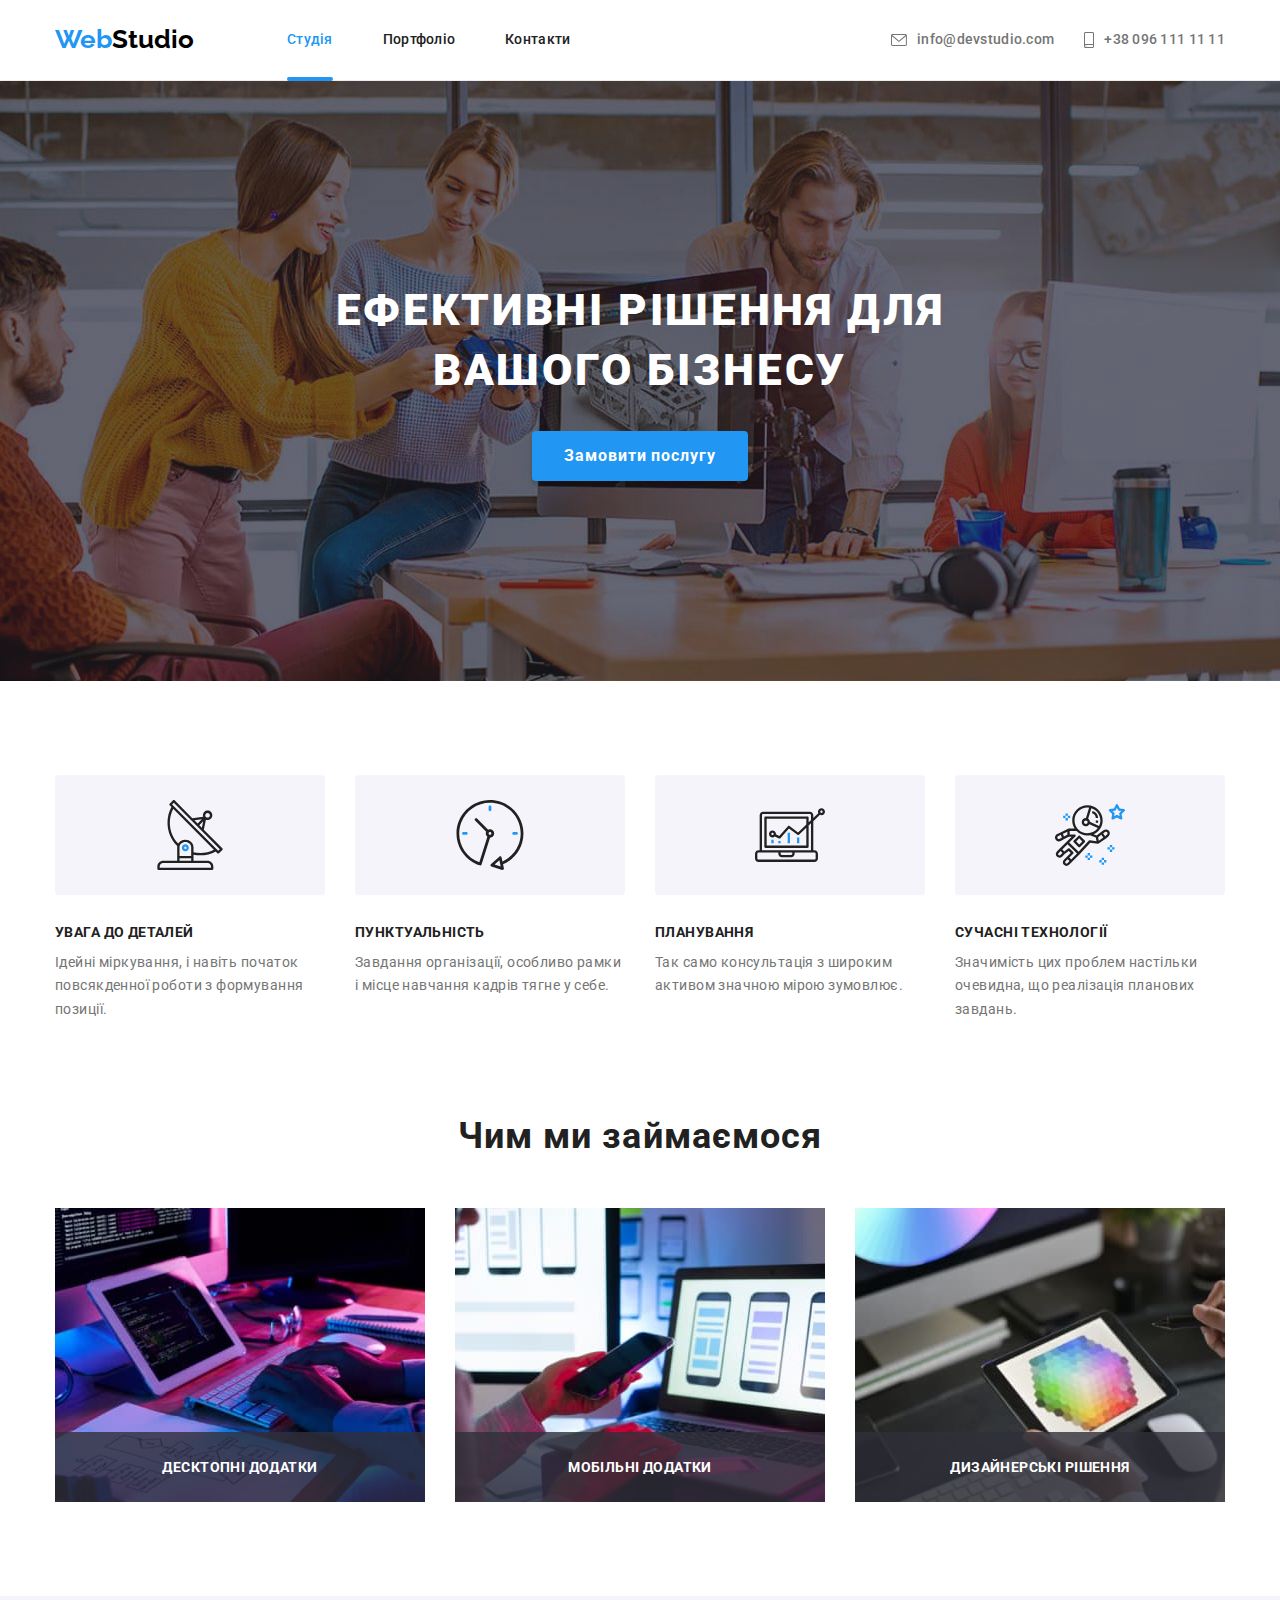
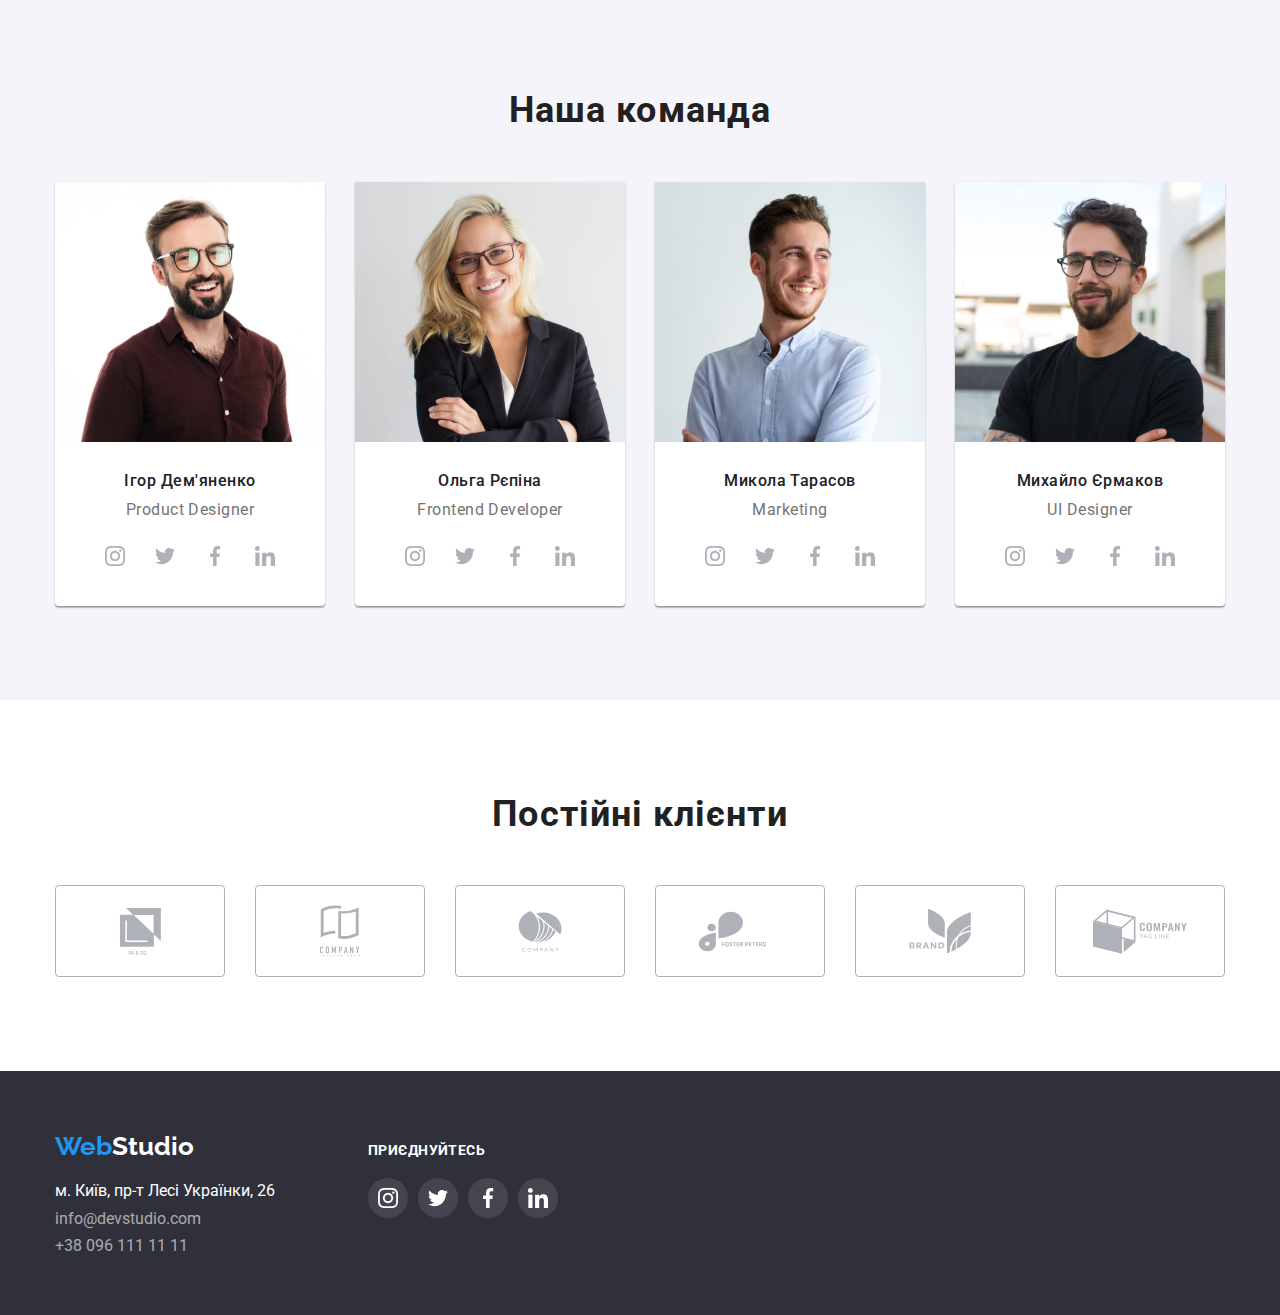
<file: index.html>
<!DOCTYPE html>
<html lang="en">
  <head>
    <meta charset="UTF-8" />
    <meta http-equiv="X-UA-Compatible" content="IE=edge" />
    <meta name="viewport" content="width=device-width, initial-scale=1.0" />
    <link rel="preconnect" href="https://fonts.googleapis.com" />
    <link rel="preconnect" href="https://fonts.gstatic.com" crossorigin />
    <link
      href="https://fonts.googleapis.com/css2?family=Raleway:wght@700&family=Roboto:wght@400;500;700;900&display=swap"
      rel="stylesheet"
    />

    <link
      rel="stylesheet"
      href="https://cdnjs.cloudflare.com/ajax/libs/modern-normalize/1.1.0/modern-normalize.min.css"
    />
    <link rel="stylesheet" href="./css/styles.css" />
    <title>WebStudio</title>
  </head>
  <body>
    <header class="nav-main">
      <div class="container nav-menu">
        <a href="./index.html" class="logo logo-header link" lang="en"
          ><span class="accent">Web</span>Studio</a
        >

        <nav>
          <ul class="nav-site list">
            <li class="item"><a href="./index.html" class="link link-accent menu-link current">Студія</a>
            </li>
            <li class="item"><a href="./portfolio.html" class="menu-link link">Портфоліо</a></li>
            <li class="item"><a href="#" class="menu-link link">Контакти</a></li>
          </ul>
        </nav>
        <ul class="nav-contact list">
          <li class="nav-item">
            <a href="mailto:info@devstudio.com" class=" nav-link link" lang="en">
              <svg class="icon" width="16" height="12">
                <use href="./images/icon/icon.svg#icon-envelope"></use></svg
              >info@devstudio.com
            </a>
          </li>
          <li class="nav-item">
            <a href="tel:+380961111111" class=" nav-link link"
              ><svg class="icon" width="10" height="16">
                <use href="./images/icon/icon.svg#icon-smartphonetel"></use></svg
              >+38 096 111 11 11</a
            >
          </li>
        </ul>
      </div>
    </header>

    <main>
      <!--Герой-->
      <section class="hero">
        <div class="container">
          <h1 class="hero-title">Ефективні рішення для вашого бізнесу</h1>
          <button data-modal-open type="button" class="button primary">Замовити послугу</button>
          
        </div>
      </section>

      <!--Особливості-->
      <section class="section">
        <div class="container">
          <h2 class="visually-hidden">Особливості</h2>

          <ul class="features list">
            <li class="features-list">
              <div class="features-card">
                <svg class="features-card-icon" width="70" height="70">
                  <use href="./images/icon/icon.svg#icon-antenna"></use>
                </svg>
              </div>
              <h3 class="title">УВАГА ДО ДЕТАЛЕЙ</h3>
              <p class="features-paragraph">
                Ідейні міркування, і навіть початок повсякденної роботи з формування позиції.
              </p>
            </li>

            <li class="features-list">
              <div class="features-card">
                <svg class="features-card-icon" width="70" height="70">
                  <use href="./images/icon/icon.svg#icon-clock"></use>
                </svg>
              </div>
              <h3 class="title">ПУНКТУАЛЬНІСТЬ</h3>
              <p class="features-paragraph">
                Завдання організації, особливо рамки і місце навчання кадрів тягне у себе.
              </p>
            </li>

            <li class="features-list">
              <div class="features-card">
                <svg class="features-card-icon" width="70" height="70">
                  <use href="./images/icon/icon.svg#icon-diagram"></use>
                </svg>
              </div>
              <h3 class="title">ПЛАНУВАННЯ</h3>
              <p class="features-paragraph">
                Так само консультація з широким активом значною мірою зумовлює.
              </p>
            </li>

            <li class="features-list">
              <div class="features-card">
                <svg class="features-card-icon" width="70" height="70">
                  <use href="./images/icon/icon.svg#icon-astronaut"></use>
                </svg>
              </div>
              <h3 class="title">СУЧАСНІ ТЕХНОЛОГІЇ</h3>
              <p class="features-paragraph">
                Значимість цих проблем настільки очевидна, що реалізація планових завдань.
              </p>
            </li>
          </ul>
        </div>
      </section>

      <!--Чим ми займаємося-->
      <section class="section section-features">
        <div class="container">
            
          <h2 class="section-title">Чим ми займаємося</h2>

          <ul class="section-list list">
            <li class="section-card">
                <div class="thumb">
              <img
                class="section-img"
                src="./images/work/zan1.jpg"
                alt="написання коду"
                width="370"
              />
              <p class="label">Десктопні додатки</p>
              </div>
            </li>

            <li class="section-card">
                <div class="thumb">
              <img
                class="section-img"
                src="./images/work/zan2.jpg"
                alt="розробка мобільних сайтів"
                width="370"
              />
              <p class="label">Мобільні додатки</p>
                </div>
            </li>

            <li class="section-card">
                <div class="thumb">
              <img
                class="section-img"
                src="./images/work/zan3.jpg"
                alt="графічний дизайн"
                width="370"
              />
              <p class="label">Дизайнерські рішення</p>
                </div>
            </li>
          </ul>
        </div>
      </section>

      <!--Наша команда-->
      <section class="section team">
        <div class="container">
          <h2 class="section-title">Наша команда</h2>
          <ul class="team-list list">
            <li class="team-content">
              <img
                class="team-img"
                src="./images/team/prdesigner.jpg"
                alt="Product Designer"
                width="270"
              />
              <div class="team-card">
                <h3 class="team-title">Ігор Дем'яненко</h3>
                <p class="team-text">Product Designer</p>
                <ul class="team-social list">
                  <li class="team-social-item">
                    <a class="team-button" href="#" aria-label="instagram">
                      <svg class="team-icon" width="20" height="20">
                        <use href="./images/icon/icon.svg#icon-instagram"></use></svg
                    ></a>
                  </li>
                  <li class="team-social-item">
                    <a class="team-button" href="#" aria-label="twitter"
                      ><svg class="team-icon" width="20" height="20">
                        <use href="./images/icon/icon.svg#icon-twitter"></use></svg
                    ></a>
                  </li>
                  <li class="team-social-item">
                    <a class="team-button" href="#" aria-label="facebook"
                      ><svg class="team-icon" width="20" height="20">
                        <use href="./images/icon/icon.svg#icon-facebook"></use></svg
                    ></a>
                  </li>
                  <li class="team-social-item">
                    <a class="team-button" href="#" aria-label="linkedin"
                      ><svg class="team-icon" width="20" height="20">
                        <use href="./images/icon/icon.svg#icon-linkedin"></use></svg
                    ></a>
                  </li>
                </ul>
              </div>
            </li>

            <li class="team-content">
              <img
                class="team-img"
                src="./images/team/developer.jpg"
                alt="Frontend Developer"
                width="270"
              />
              <div class="team-card">
                <h3 class="team-title">Ольга Рєпіна</h3>
                <p class="team-text">Frontend Developer</p>
                <ul class="team-social list">
                  <li class="team-social-item">
                    <a class="team-button" href="#" aria-label="instagram">
                      <svg class="team-icon" width="20" height="20">
                        <use href="./images/icon/icon.svg#icon-instagram"></use></svg
                    ></a>
                  </li>
                  <li class="team-social-item">
                    <a class="team-button" href="#" aria-label="twitter"
                      ><svg class="team-icon" width="20" height="20">
                        <use href="./images/icon/icon.svg#icon-twitter"></use></svg
                    ></a>
                  </li>
                  <li class="team-social-item">
                    <a class="team-button" href="#" aria-label="facebook"
                      ><svg class="team-icon" width="20" height="20">
                        <use href="./images/icon/icon.svg#icon-facebook"></use></svg
                    ></a>
                  </li>
                  <li class="team-social-item">
                    <a class="team-button" href="#" aria-label="linkedin"
                      ><svg class="team-icon" width="20" height="20">
                        <use href="./images/icon/icon.svg#icon-linkedin"></use></svg
                    ></a>
                  </li>
                </ul>
              </div>
            </li>

            <li class="team-content">
              <img class="team-img" src="./images/team/marketing.jpg" alt="Marketing" width="270" />
              <div class="team-card">
                <h3 class="team-title">Микола Тарасов</h3>
                <p class="team-text">Marketing</p>
                <ul class="team-social list">
                  <li class="team-social-item">
                    <a class="team-button" href="#" aria-label="instagram">
                      <svg class="team-icon" width="20" height="20">
                        <use href="./images/icon/icon.svg#icon-instagram"></use></svg
                    ></a>
                  </li>
                  <li class="team-social-item">
                    <a class="team-button" href="#" aria-label="twitter"
                      ><svg class="team-icon" width="20" height="20">
                        <use href="./images/icon/icon.svg#icon-twitter"></use></svg
                    ></a>
                  </li>
                  <li class="team-social-item">
                    <a class="team-button" href="#" aria-label="facebook"
                      ><svg class="team-icon" width="20" height="20">
                        <use href="./images/icon/icon.svg#icon-facebook"></use></svg
                    ></a>
                  </li>
                  <li class="team-social-item">
                    <a class="team-button" href="#" aria-label="linkedin"
                      ><svg class="team-icon" width="20" height="20">
                        <use href="./images/icon/icon.svg#icon-linkedin"></use></svg
                    ></a>
                  </li>
                </ul>
              </div>
            </li>

            <li class="team-content">
              <img class="team-img" src="./images/team/ui.jpg" alt="UI Designer" width="270" />
              <div class="team-card">
                <h3 class="team-title">Михайло Єрмаков</h3>
                <p class="team-text">UI Designer</p>
                <ul class="team-social list">
                  <li class="team-social-item">
                    <a class="team-button" href="#" aria-label="instagram">
                      <svg class="team-icon" width="20" height="20">
                        <use href="./images/icon/icon.svg#icon-instagram"></use></svg
                    ></a>
                  </li>
                  <li class="team-social-item">
                    <a class="team-button" href="#" aria-label="twitter"
                      ><svg class="team-icon" width="20" height="20">
                        <use href="./images/icon/icon.svg#icon-twitter"></use></svg
                    ></a>
                  </li>
                  <li class="team-social-item">
                    <a class="team-button" href="#" aria-label="facebook"
                      ><svg class="team-icon" width="20" height="20">
                        <use href="./images/icon/icon.svg#icon-facebook"></use></svg
                    ></a>
                  </li>
                  <li class="team-social-item">
                    <a class="team-button" href="#" aria-label="linkedin"
                      ><svg class="team-icon" width="20" height="20">
                        <use href="./images/icon/icon.svg#icon-linkedin"></use></svg
                    ></a>
                  </li>
                </ul>
              </div>
            </li>
          </ul>
        </div>
      </section>

      <!-- Постійні клієнти -->
      <section class="section">
        <div class="container">
          <h2 class="section-title">Постійні клієнти</h2>
          <ul class="clients list">
            <li>
              <a href="#" class="client-link" aria-label="логотип клієнта"
                ><svg width="41" height="47">
                  <use class="clients-card" href="./images/icon/icon.svg#icon-client1"></use></svg
              ></a>
            </li>
            <li>
              <a class="client-link" href="#" aria-label="логотип клієнта"
                ><svg class="clients-card" width="40" height="52">
                  <use href="./images/icon/icon.svg#icon-client2"></use></svg
              ></a>
            </li>
            <li>
              <a class="client-link" href="#" aria-label="логотип клієнта"
                ><svg class="clients-card" width="44" height="42">
                  <use href="./images/icon/icon.svg#icon-client3"></use></svg
              ></a>
            </li>
            <li>
              <a class="client-link" href="#" aria-label="логотип клієнта"
                ><svg class="clients-card" width="85" height="41">
                  <use href="./images/icon/icon.svg#icon-client4"></use></svg
              ></a>
            </li>
            <li>
              <a class="client-link" href="#" aria-label="логотип клієнта"
                ><svg class="clients-card" width="63" height="46">
                  <use href="./images/icon/icon.svg#icon-client5"></use>
                </svg>
              </a>
            </li>
            <li>
              <a class="client-link" href="#" aria-label="логотип клієнта"
                ><svg class="clients-card" width="94" height="45">
                  <use href="./images/icon/icon.svg#icon-client6"></use>
                </svg>
              </a>
            </li>
          </ul>
        </div>
      </section>
    </main>
    <!-- Футер -->
    <footer class="address">
      <div class="container footer-container">
        <div class="address-part">
          <a href="./index.html" class="logo link logo-fotter" lang="en"
            ><span class="accent">Web</span><span class="accent-footer">Studio</span>
          </a>
          <address class="address-nav">
            <ul class="list">
              <li class="address-nav-list">
                <a
                  href="https://goo.gl/maps/k851SecTP7UTnRuy6"
                  target="_blank"
                  rel="noopener noreferrer"
                  class="address-nav-adr link"
                  >м. Київ, пр-т Лесі Українки, 26
                </a>
              </li>
              <li class="address-nav-list">
                <a href="mailto:info@devstudio.com" lang="en" class="address-nav-cont link">
                  info@devstudio.com
                </a>
              </li>
              <li class="address-nav-list">
                <a href="tel:+380961111111" class="address-nav-cont link">+38 096 111 11 11</a>
              </li>
            </ul>
          </address>
        </div>
        <div class="footer-socialblock">
          <h2 class="footer-title">приєднуйтесь</h2>
          <ul class="footer-social list">
            <li class="footer-social-item">
              <a class="footer-button" href="#" aria-label="instagramfooter">
                <svg class="footer-icon" width="20" height="20">
                  <use href="./images/icon/icon.svg#icon-instagram"></use></svg
              ></a>
            </li>
            <li class="footer-social-item">
              <a class="footer-button" href="#" aria-label="twitter"
                ><svg class="footer-icon" width="20" height="20">
                  <use href="./images/icon/icon.svg#icon-twitterfooter"></use></svg
              ></a>
            </li>
            <li class="footer-social-item">
              <a class="footer-button" href="#" aria-label="facebook"
                ><svg class="footer-icon" width="20" height="20">
                  <use href="./images/icon/icon.svg#icon-facebookfooter"></use></svg
              ></a>
            </li>
            <li class="footer-social-item">
              <a class="footer-button" href="#" aria-label="linkedin"
                ><svg class="footer-icon" width="20" height="20">
                  <use href="./images/icon/icon.svg#icon-linkedinfooter"></use></svg
              ></a>
            </li>
          </ul>
        </div>
      </div>
    </footer>

    <!-- Модалка -->
    <div class="backdrop is-hidden" data-modal>
            <div class="modal">
              <button class="modal-button">
              <svg class="modal-icon" width="18" height="18" data-modal-close>
                <use href="./images/icon/icon.svg#icon-close-black"></use></svg
              >
            </button>

            </div></div>
  </body>
</html>
<script src="./modal.js"></script>
</body>
</file>
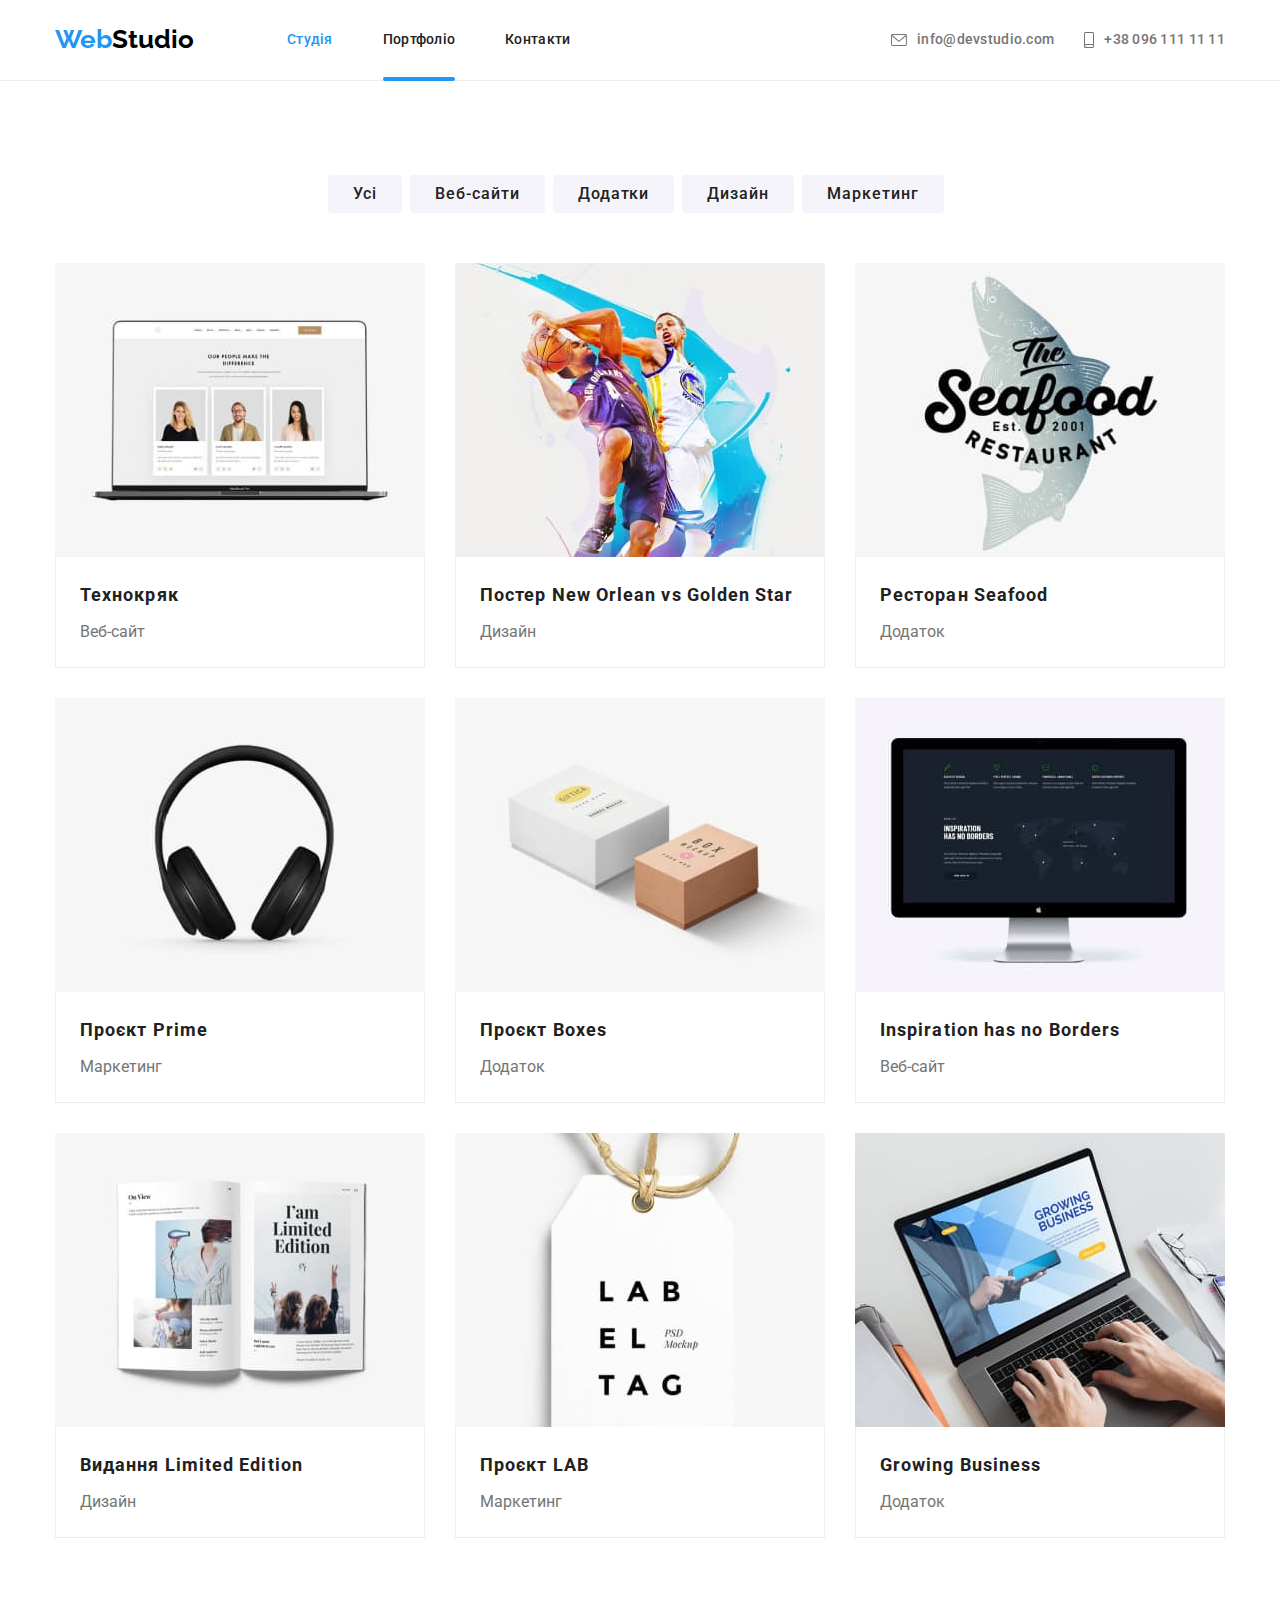
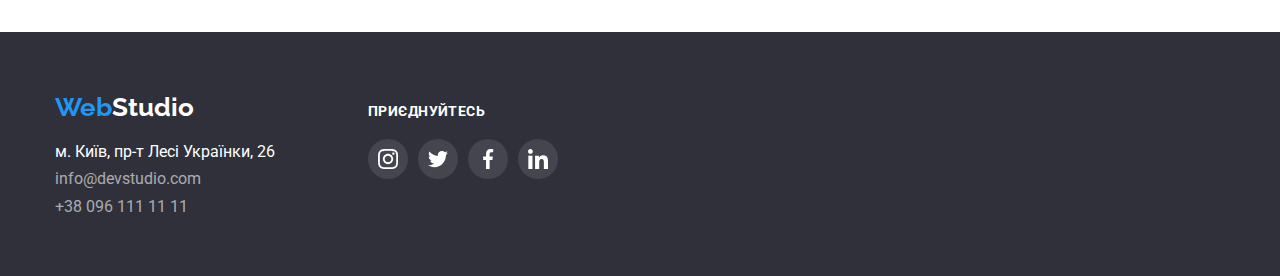
<file: portfolio.html>
<!DOCTYPE html>
<html lang="uk">
  <head>
    <meta charset="UTF-8" />
    <meta http-equiv="X-UA-Compatible" content="IE=edge" />
    <meta name="viewport" content="width=device-width, initial-scale=1.0" />
    <title>Портфоліо</title>
    <link rel="preconnect" href="https://fonts.googleapis.com" />
    <link rel="preconnect" href="https://fonts.gstatic.com" crossorigin />
    <link
      href="https://fonts.googleapis.com/css2?family=Raleway:wght@700&family=Roboto:wght@400;500;700;900&display=swap"
      rel="stylesheet"
    />
    <link
      rel="stylesheet"
      href="https://cdnjs.cloudflare.com/ajax/libs/modern-normalize/1.1.0/modern-normalize.min.css"
    />
    <link rel="stylesheet" href="./css/styles.css" />
  </head>
  <body>
    <!--Шапка сайту-->
    <header class="nav-main">
      <div class="container nav-menu">
        <a href="./index.html" class="logo logo-header link" lang="en"
          ><span class="accent">Web</span>Studio</a
        >

        <nav>
          <ul class="nav-site list">
            <li class="item">
              <a href="./index.html" class="link link-accent menu-link">Студія</a>
            </li>
            <li class="item">
              <a href="./portfolio.html" class="menu-link link current">Портфоліо</a>
            </li>
            <li class="item"><a href="#" class="menu-link link">Контакти</a></li>
          </ul>
        </nav>
        <ul class="nav-contact list">
          <li class="nav-item">
            <a href="mailto:info@devstudio.com" class="nav-link link" lang="en">
              <svg class="icon" width="16" height="12">
                <use href="./images/icon/icon.svg#icon-envelope"></use></svg
              >info@devstudio.com
            </a>
          </li>
          <li class="nav-item">
            <a href="tel:+380961111111" class="nav-link link"
              ><svg class="icon" width="10" height="16">
                <use href="./images/icon/icon.svg#icon-smartphonetel"></use></svg
              >+38 096 111 11 11</a
            >
          </li>
        </ul>
      </div>
    </header>

    <main>
      <!--Філтри-->

      <section class="section">
        <div class="container">
          <h1 class="visually-hidden">Портфоліо</h1>
          <ul class="list flex-menu">
            <li class="flex-menu-item"><button type="button" class="button">Усі</button></li>
            <li class="flex-menu-item"><button type="button" class="button">Веб-сайти</button></li>
            <li class="flex-menu-item"><button type="button" class="button">Додатки</button></li>
            <li class="flex-menu-item"><button type="button" class="button">Дизайн</button></li>
            <li class="flex-menu-item"><button type="button" class="button">Маркетинг</button></li>
          </ul>

          <ul class="list flex-container">
            <li class="flex-element">
              <a href="#" class="link project-card-link">
                <div class="thumb-portfolio">
                  <img
                    class="project-img"
                    src="./images/projects/project.jpg"
                    alt="сайт в ноутбуке"
                    width="370"
                  />
                  <div class="overlay-portfolio">
                    <p class="label-portfolio">
                      Ресурс пропонує комплексні пропозиції з різним рівнем функціоналу та сервісів.
                      Все це дозволить відвідувачу отримати вичерпні відомості про компанію чи
                      приватну особу.
                    </p>
                  </div>
                </div>
                <div class="project-card">
                  <h2 class="project-title">Технокряк</h2>
                  <p class="project-text">Веб-сайт</p>
                </div>
              </a>
            </li>

            <li class="flex-element">
              <a href="#" class="link project-card-link">
                <div class="thumb-portfolio">
                  <img
                    class="project-img"
                    src="./images/projects/progect2.jpg"
                    alt="сайт в ноутбуке"
                    width="370"
                  />
                  <div class="overlay-portfolio">
                    <p class="label-portfolio">
                      Ресурс пропонує комплексні пропозиції з різним рівнем функціоналу та сервісів.
                      Все це дозволить відвідувачу отримати вичерпні відомості про компанію чи
                      приватну особу.
                    </p>
                  </div>
                </div>
                <div class="project-card">
                  <h2 class="project-title">Постер New Orlean vs Golden Star</h2>
                  <p class="project-text">Дизайн</p>
                </div>
              </a>
            </li>

            <li class="flex-element">
              <a href="#" class="link project-card-link">
                <div class="thumb-portfolio">
                  <img
                    class="project-img"
                    src="./images/projects/project3.jpg"
                    alt="сайт в ноутбуке"
                    width="370"
                  />
                  <div class="overlay-portfolio">
                    <p class="label-portfolio">
                      Ресурс пропонує комплексні пропозиції з різним рівнем функціоналу та сервісів.
                      Все це дозволить відвідувачу отримати вичерпні відомості про компанію чи
                      приватну особу.
                    </p>
                  </div>
                </div>

                <div class="project-card">
                  <h2 class="project-title">Ресторан Seafood</h2>
                  <p class="project-text">Додаток</p>
                </div>
              </a>
            </li>

            <li class="flex-element">
              <a href="#" class="link project-card-link">
                <div class="thumb-portfolio">
                  <img
                    class="project-img"
                    src="./images/projects/project4.jpg"
                    alt="сайт в ноутбуке"
                    width="370"
                  />
                  <div class="overlay-portfolio">
                    <p class="label-portfolio">
                      Ресурс пропонує комплексні пропозиції з різним рівнем функціоналу та сервісів.
                      Все це дозволить відвідувачу отримати вичерпні відомості про компанію чи
                      приватну особу.
                    </p>
                  </div>
                </div>
                <div class="project-card">
                  <h2 class="project-title">Проєкт Prime</h2>
                  <p class="project-text">Маркетинг</p>
                </div>
              </a>
            </li>

            <li class="flex-element">
              <a href="#" class="link project-card-link">
                <div class="thumb-portfolio">
                  <img
                    class="project-img"
                    src="./images/projects/project5.jpg"
                    alt="сайт в ноутбуке"
                    width="370"
                  />
                  <div class="overlay-portfolio">
                    <p class="label-portfolio">
                      Ресурс пропонує комплексні пропозиції з різним рівнем функціоналу та сервісів.
                      Все це дозволить відвідувачу отримати вичерпні відомості про компанію чи
                      приватну особу.
                    </p>
                  </div>
                </div>
                <div class="project-card">
                  <h2 class="project-title">Проєкт Boxes</h2>
                  <p class="project-text">Додаток</p>
                </div>
              </a>
            </li>

            <li class="flex-element">
              <a href="#" class="link project-card-link">
                <div class="thumb-portfolio">
                  <img
                    class="project-img"
                    src="./images/projects/project6.jpg"
                    alt="сайт в ноутбуке"
                    width="370"
                  />
                  <div class="overlay-portfolio">
                    <p class="label-portfolio">
                      Ресурс пропонує комплексні пропозиції з різним рівнем функціоналу та сервісів.
                      Все це дозволить відвідувачу отримати вичерпні відомості про компанію чи
                      приватну особу.
                    </p>
                  </div>
                </div>
                <div class="project-card">
                  <h2 class="project-title">Inspiration has no Borders</h2>
                  <p class="project-text">Веб-сайт</p>
                </div>
              </a>
            </li>

            <li class="flex-element">
              <a href="#" class="link project-card-link">
                <div class="thumb-portfolio">
                  <img
                    class="project-img"
                    src="./images/projects/project7.jpg"
                    alt="сайт в ноутбуке"
                    width="370"
                  />
                  <div class="overlay-portfolio">
                    <p class="label-portfolio">
                      Ресурс пропонує комплексні пропозиції з різним рівнем функціоналу та сервісів.
                      Все це дозволить відвідувачу отримати вичерпні відомості про компанію чи
                      приватну особу.
                    </p>
                  </div>
                </div>
                <div class="project-card">
                  <h2 class="project-title">Видання Limited Edition</h2>
                  <p class="project-text">Дизайн</p>
                </div>
              </a>
            </li>

            <li class="flex-element">
              <a href="#" class="link project-card-link">
                <div class="thumb-portfolio">
                  <img
                    class="project-img"
                    src="./images/projects/project8.jpg"
                    alt="сайт в ноутбуке"
                    width="370"
                  />
                  <div class="overlay-portfolio">
                    <p class="label-portfolio">
                      Ресурс пропонує комплексні пропозиції з різним рівнем функціоналу та сервісів.
                      Все це дозволить відвідувачу отримати вичерпні відомості про компанію чи
                      приватну особу.
                    </p>
                  </div>
                </div>
                <div class="project-card">
                  <h2 class="project-title">Проєкт LAB</h2>
                  <p class="project-text">Маркетинг</p>
                </div>
              </a>
            </li>

            <li class="flex-element">
              <a href="#" class="link project-card-link">
                <div class="thumb-portfolio">
                  <img
                    class="project-img"
                    src="./images/projects/project9.jpg"
                    alt="сайт в ноутбуке"
                    width="370"
                  />
                  <div class="overlay-portfolio">
                    <p class="label-portfolio">
                      Ресурс пропонує комплексні пропозиції з різним рівнем функціоналу та сервісів.
                      Все це дозволить відвідувачу отримати вичерпні відомості про компанію чи
                      приватну особу.
                    </p>
                  </div>
                </div>
                <div class="project-card">
                  <h2 class="project-title">Growing Business</h2>
                  <p class="project-text">Додаток</p>
                </div>
              </a>
            </li>
          </ul>
        </div>
      </section>
    </main>
    <!--Футер-->

    <footer class="address">
      <div class="container footer-container">
        <div class="address-part">
          <a href="./index.html" class="logo link logo-fotter" lang="en"
            ><span class="accent">Web</span><span class="accent-footer">Studio</span>
          </a>
          <address class="address-nav">
            <ul class="list">
              <li class="address-nav-list">
                <a
                  href="https://goo.gl/maps/k851SecTP7UTnRuy6"
                  target="_blank"
                  rel="noopener noreferrer"
                  class="address-nav-adr link"
                  >м. Київ, пр-т Лесі Українки, 26
                </a>
              </li>
              <li class="address-nav-list">
                <a href="mailto:info@devstudio.com" lang="en" class="address-nav-cont link">
                  info@devstudio.com
                </a>
              </li>
              <li class="address-nav-list">
                <a href="tel:+380961111111" class="address-nav-cont link">+38 096 111 11 11</a>
              </li>
            </ul>
          </address>
        </div>
        <div class="footer-socialblock">
          <h2 class="footer-title">приєднуйтесь</h2>
          <ul class="footer-social list">
            <li class="footer-social-item">
              <a class="footer-button" href="#" aria-label="instagramfooter">
                <svg class="footer-icon" width="20" height="20">
                  <use href="./images/icon/icon.svg#icon-instagram"></use></svg
              ></a>
            </li>
            <li class="footer-social-item">
              <a class="footer-button" href="#" aria-label="twitter"
                ><svg class="footer-icon" width="20" height="20">
                  <use href="./images/icon/icon.svg#icon-twitterfooter"></use></svg
              ></a>
            </li>
            <li class="footer-social-item">
              <a class="footer-button" href="#" aria-label="facebook"
                ><svg class="footer-icon" width="20" height="20">
                  <use href="./images/icon/icon.svg#icon-facebookfooter"></use></svg
              ></a>
            </li>
            <li class="footer-social-item">
              <a class="footer-button" href="#" aria-label="linkedin"
                ><svg class="footer-icon" width="20" height="20">
                  <use href="./images/icon/icon.svg#icon-linkedinfooter"></use></svg
              ></a>
            </li>
          </ul>
        </div>
      </div>
    </footer>
  </body>
</html>
</file>
<file: css/styles.css>
/* колір основного тексту #212121 */
/* колір вторичного текста #757575 */
/* білий #FFFFFF */
/* акцент #2196F3 */
/* додотковий колір фону #2F303A */

:root {
  --primary-text-color: #757575;
  --title-text-color: #212121;
  --accent-color: #2196f3;
  --secondary-accent-color: #188ce8;
  --primary-white-color: #ffffff;
  --secondary-bg-color: #f5f4fa;
  --section-bg-color: #2f303a;
  --text-logo: #000000;
  --bg-hero: #2f303a;
  --primary-border-color: #ececec;
  --secondary-border-color: #eeeeee;
  --start-color: rgba(47, 48, 58, 0.4);
  --secondary-start-color: rgba(47, 48, 58, 0.8);
  --primary-svg-color: #afb1b8;
  --secondary-svg-color: rgba(255, 255, 255, 0.1);
  --primary-bg-backdrop: rgba(0, 0, 0, 0.2);
}

body {
  background-color: var(--primary-white-color);
  color: var(--primary-text-color);
  font-family: Roboto, sans-serif;
}
h1,
h2,
h3,
h4,
h5,
h6,
p {
  margin-top: 0;
  margin-bottom: 0;
}

.link {
  text-decoration: none;
}

.list {
  padding: 0;
  margin: 0;
  list-style: none;
}
.list.centered {
  text-align: center;
}

.container {
  margin-left: auto;
  margin-right: auto;
  padding-left: 15px;
  padding-right: 15px;
  width: 1200px;

  /* outline: 2px solid #2196f3; */
}

.section {
  padding-top: 94px;
  padding-bottom: 94px;
}
.section:last-child {
  margin-bottom: 0;
}

.visually-hidden {
  position: absolute;
  width: 1px;
  height: 1px;
  margin: -1px;
  border: 0;
  padding: 0;

  white-space: nowrap;
  clip-path: inset(100%);
  clip: rect(0 0 0 0);
  overflow: hidden;
}

/* лого */
.logo {
  color: var(--text-logo);
  font-family: Raleway, sans-serif;

  font-weight: 700;
  font-size: 26px;
  line-height: 1.19;
}
.logo-header {
  padding-top: 24px;
  padding-bottom: 25px;
}

.accent {
  color: var(--accent-color);
}
.accent-footer {
  color: var(--primary-white-color);
}

/* навігація сайта */

.nav-main {
  border-bottom: 1px solid var(--primary-border-color);
}

.nav-menu {
  display: flex;
  align-items: center;
}
.nav-site {
  display: flex;
  padding-left: 93px;
}
.nav-site .item {
  margin-right: 50px;
}

.nav-site .item:last-child {
  margin-right: 0;
}

.nav-site .link {
  display: block;
  padding-top: 32px;
  padding-bottom: 32px;

  transition: color 250ms cubic-bezier(0.4, 0, 0.2, 1);

  color: var(--title-text-color);
  letter-spacing: 0.02em;
  font-weight: 500;
  font-size: 14px;
  line-height: 1.14;
}
.nav-site .link-accent {
  color: var(--accent-color);
}

.nav-site .link-accent,
.nav-site .link:hover,
.nav-site .link:focus {
  color: var(--accent-color);
}
.menu-link {
  position: relative;
}
.menu-link.current::after {
  display: inline-block;
  position: absolute;
  content: '';
  left: 0;
  bottom: -1px;
  min-width: 100%;
  height: 4px;

  background: var(--accent-color);
  border-radius: 2px;
}

.menu-link:hover::after,
.menu-link:focus::after {
  display: inline-block;
  position: absolute;
  content: '';
  left: 0;
  bottom: -1px;
  min-width: 100%;
  height: 4px;

  background: var(--accent-color);
  border-radius: 2px;
}

.menu-link::after {
  display: inline-block;
  position: absolute;
  content: '';
  left: 0;
  bottom: -1px;
  min-width: 100%;
  height: 4px;

  background: transparent;
  border-radius: 2px;

  transition: background-color 250ms cubic-bezier(0.4, 0, 0.2, 1);
}
.nav-contact {
  display: flex;
  margin-left: auto;
}
.nav-link {
  display: flex;
  align-items: center;
}
.nav-contact .nav-item + .nav-item {
  margin-left: 30px;
}

.nav-contact .link {
  padding-top: 32px;
  padding-bottom: 32px;

  transition: color 250ms cubic-bezier(0.4, 0, 0.2, 1);

  color: var(--primary-text-color);
  letter-spacing: 0.02em;
  font-weight: 500;
  font-size: 14px;
  line-height: 1.14;
}

.nav-contact:hover,
.nav-link:hover,
.nav-contact:focus,
.nav-link:focus {
  color: var(--accent-color);
}
.icon {
  margin-left: 0;
  margin-right: 10px;
  justify-content: center;
  fill: currentColor;
}

/* герой */

.hero {
  padding-bottom: 200px;
  padding-top: 200px;
  background: var(--bg-hero);
  text-align: center;
  max-width: 1600px;

  margin-left: auto;
  margin-right: auto;
  background-image: linear-gradient(to right, var(--start-color), var(--start-color)),
    url(../images/hero/Imgbg.jpg);
  background-repeat: no-repeat;
  background-position: center;
  background-size: cover;
}

.hero-title {
  width: 696px;
  margin-left: auto;
  margin-right: auto;
  margin-bottom: 30px;

  color: var(--primary-white-color);

  text-transform: uppercase;
  letter-spacing: 0.06em;
  font-weight: 900;
  font-size: 44px;
  line-height: 1.36;
}

/* особливості */

.features {
  display: flex;
  justify-content: space-between;
  gap: 30px;

  font-weight: 400;
  font-size: 14px;
  line-height: 1.71;
  letter-spacing: 0.03em;
}
.features-list {
  width: 270px;
}

.features-card {
  display: flex;
  padding-top: 25px;
  padding-bottom: 25px;
  justify-content: center;
  width: 270px;

  background-color: var(--secondary-bg-color);
  border-radius: 4px;
}

.features-card-icon {
  /* outline: 1px solid coral; */
}

.features .title {
  margin-top: 30px;
  color: var(--title-text-color);

  font-size: 14px;
  line-height: 1.14;
  text-transform: uppercase;
  letter-spacing: 0.03em;
}

.features-paragraph {
  margin-top: 10px;
  line-height: 1.71;
  letter-spacing: 0.03em;
}

/* чим займаємося */

.section.section-features {
  padding-top: 0;
}
.thumb {
  position: relative;
}
.thumb > .label {
  display: flex;
  position: absolute;
  transform: translate(-50%, -100%);

  left: 50%;
  padding-top: 27px;
  padding-bottom: 27px;

  margin: 0;
  font-weight: 700;
  font-size: 14px;
  line-height: calc(16 / 14);
  text-align: center;
  letter-spacing: 0.03em;
  text-transform: uppercase;

  color: var(--primary-white-color);
}

.thumb::before {
  display: inline-block;
  position: absolute;
  content: '';
  bottom: 0;
  width: 100%;
  height: 70px;
  background: var(--secondary-start-color);
}
.section-title {
  margin-top: 0;
  margin-bottom: 50px;
  color: var(--title-text-color);

  font-size: 36px;
  line-height: 1.16;
  text-align: center;
  letter-spacing: 0.03em;
}

.section-list {
  display: flex;
  flex-direction: row;
  justify-content: center;
  gap: 30px;
}

.section-img {
  display: block;
}
.section-card {
  width: 370px;
}

/* команда */

.team {
  background-color: var(--secondary-bg-color);
}
.team-list {
  display: flex;
  justify-content: space-between;
  gap: 30px;
}

.team-card {
  padding-top: 30px;
  padding-bottom: 30px;
}

.team-img {
  display: block;
}

.team-content {
  flex-basis: 270px;
  min-width: 270px;
  background: var(--primary-white-color);
  box-shadow: 0px 1px 3px rgba(0, 0, 0, 0.12), 0px 1px 1px rgba(0, 0, 0, 0.14),
    0px 2px 1px rgba(0, 0, 0, 0.2);
  border-radius: 0px 0px 4px 4px;
}

.team-title {
  margin-bottom: 10px;

  color: var(--title-text-color);
  font-weight: 500;
  font-size: 16px;
  line-height: 1.18;
  text-align: center;
  letter-spacing: 0.03em;
}
.team-text {
  margin-bottom: 16px;
  line-height: 1.18;
  text-align: center;
  letter-spacing: 0.03em;
}
.team-social {
  display: flex;
  justify-content: center;
  gap: 10px;
}
.team-button {
  display: flex;
  align-items: center;
  justify-content: center;
  margin: 0;
  padding: 0;

  transition: color 250ms cubic-bezier(0.4, 0, 0.2, 1),
    background-color 250ms cubic-bezier(0.4, 0, 0.2, 1);

  border-radius: 50%;
  background-color: var(--primary-white-color);
  color: var(--primary-svg-color);
  outline: transparent;

  width: 40px;
  height: 40px;
}
.team-icon {
  fill: currentColor;
}
.team-button:hover,
.footer-button:hover,
.team-button:focus,
.footer-button:focus {
  border-radius: 50%;
  background-color: var(--accent-color);
  color: var(--primary-white-color);
}
/* клієнти */

.clients {
  display: flex;
  padding: 0;
  margin: 0;
  gap: 30px;
}

.clients-list {
}

.client-link {
  display: flex;
  align-items: center;
  justify-content: center;

  transition: color 250ms cubic-bezier(0.4, 0, 0.2, 1), border 250ms cubic-bezier(0.4, 0, 0.2, 1);

  color: var(--primary-svg-color);
  width: 170px;
  height: 92px;
  border: 1px solid var(--primary-svg-color);
  border-radius: 4px;
  outline: transparent;
}

.clients-card {
  fill: currentColor;
}

.client-link:hover,
.client-link:focus {
  border: 1px solid var(--accent-color);
  color: var(--accent-color);
}

/* футер */
.logo-fotter {
  display: inline-block;
  margin-bottom: 20px;
}

.footer-title {
  margin-bottom: 20px;
  font-weight: 700;
  font-size: 14px;
  line-height: calc(16 / 14);
  letter-spacing: 0.03em;
  text-transform: uppercase;
  color: var(--primary-white-color);
}
.address {
  background: var(--bg-hero);
}

.footer-container {
  display: flex;
  align-items: baseline;
  padding-top: 60px;
  padding-bottom: 60px;
}

.address-part {
}

.address-nav {
  font-style: normal;
}

.address-nav-list {
  margin-bottom: 9px;
}
.address-nav-list:last-child {
  margin-bottom: 0;
}

.address-nav-adr {
  transition: color 250ms cubic-bezier(0.4, 0, 0.2, 1);

  color: var(--primary-white-color);
}

.address-nav-cont {
  transition: color 250ms cubic-bezier(0.4, 0, 0.2, 1);

  color: rgba(255, 255, 255, 0.6);
}

.address-nav-adr:hover,
.address-nav-adr:focus,
.address-nav-cont:hover,
.address-nav-cont:focus {
  color: var(--accent-color);
}

.footer-socialblock {
  margin-left: 93px;
}

.footer-social {
  display: flex;
  gap: 10px;
}
.footer-social-item {
}
.footer-button {
  justify-content: center;
  margin: 0;
  padding: 0;
  display: flex;
  align-items: center;
  border-radius: 50%;
  background-color: var(--secondary-svg-color);
  fill: var(--primary-white-color);
  outline: transparent;

  width: 40px;
  height: 40px;

  transition: background-color 250ms cubic-bezier(0.4, 0, 0.2, 1);
}

.footer-button:hover,
.footer-button:focus {
  background-color: var(--accent-color);
}

.footer-icon {
  color: currentColor;
}
.social-link {
  display: flex;
}
/* кнoпка */

.button {
  padding: 6px 25px;
  color: var(--title-text-color);
  background: var(--secondary-bg-color);
  font-family: inherit;
  border: none;
  letter-spacing: 0.06em;
  font-weight: 500;
  font-size: 16px;
  line-height: 1.62;
  text-align: center;
  cursor: pointer;
  border-radius: 4px;

  transition: color 250ms cubic-bezier(0.4, 0, 0.2, 1),
    background-color 250ms cubic-bezier(0.4, 0, 0.2, 1),
    box-shadow 250ms cubic-bezier(0.4, 0, 0.2, 1);
}
.flex-menu-item {
  margin-right: 8px;
}

.flex-menu .flex-btn:last-child {
  margin-right: 0;
}

.button:hover,
.button:focus {
  color: var(--primary-white-color);
  background: var(--accent-color);
  box-shadow: 0px 3px 1px rgba(0, 0, 0, 0.1), 0px 1px 2px rgba(0, 0, 0, 0.08),
    0px 2px 2px rgba(0, 0, 0, 0.12);
}

.button.primary {
  padding: 10px 32px;
  box-shadow: 0px 4px 4px rgba(0, 0, 0, 0.15);

  color: var(--primary-white-color);
  background: var(--accent-color);

  font-weight: 700;
  line-height: 1.87;

  transition: background-color 250ms cubic-bezier(0.4, 0, 0.2, 1);
}

.button.primary:hover,
.button.primary:focus {
  color: var(--primary-white-color);
  background: var(--secondary-accent-color);
}

.button.secondary {
  color: var(--primary-white-color);
  background: var(--accent-color);

  transition: background-color 250ms cubic-bezier(0.4, 0, 0.2, 1);
}
.button.secondary:hover,
.button.secondary:focus {
  color: var(--title-text-color);
}

/* Портфоліо */

/* приклади робіт */

.flex-menu {
  display: flex;
  justify-content: center;
  margin-bottom: 50px;
}

.flex-container {
  display: flex;
  flex-wrap: wrap;
  justify-content: space-between;
  gap: 30px;
}

.flex-element {
  width: 370px;

  transition: box-shadow 250ms cubic-bezier(0.4, 0, 0.2, 1);
}

.thumb-portfolio {
  position: relative;
  overflow: hidden;
}
.thumb-portfolio .label-portfolio {
  padding: 63px 24px;

  margin: 0;

  font-size: 18px;
  line-height: calc(28 / 18);
  letter-spacing: 0.03em;

  color: var(--primary-white-color);
}

.overlay-portfolio {
  position: absolute;

  bottom: 0;
  width: 370px;
  height: 294px;

  background-color: rgba(33, 150, 243, 0.9);
  opacity: 0;
  transform: translateY(100%);
  transition: transform 250ms cubic-bezier(0.4, 0, 0.2, 1),
    opacity 250ms cubic-bezier(0.4, 0, 0.2, 1);
}

.project-card-link:hover .overlay-portfolio,
.project-card-link:focus .overlay-portfolio {
  transform: translateY(0);
  opacity: 1;
}
.project-img {
  display: block;
}

.project-card {
  padding: 20px 24px;
  border-bottom: 1px solid var(--secondary-border-color);
  border-right: 1px solid var(--secondary-border-color);
  border-left: 1px solid var(--secondary-border-color);
}
.project-card-link {
  display: block;
  font-style: normal;
  color: var(--primary-text-color);
  outline: transparent;
}

.project-card-link:hover,
.project-card-link:focus {
  box-shadow: 0px 1px 1px rgba(0, 0, 0, 0.12), 0px 4px 4px rgba(0, 0, 0, 0.06),
    1px 4px 6px rgba(0, 0, 0, 0.16);
}
.project-title {
  margin-bottom: 4px;
  color: var(--title-text-color);

  font-size: 18px;
  line-height: 2;
  letter-spacing: 0.06em;
}

.project-text {
  font-size: 16px;
  line-height: 1.88;
}
/* модалка */

.backdrop {
  position: fixed;
  top: 0;
  left: 0;
  width: 100vw;
  height: 100vh;
  background: var(--primary-bg-backdrop);
  opacity: 1;
  transition: opacity 250ms cubic-bezier(0.4, 0, 0.2, 1);
}

.backdrop.is-hidden {
  opacity: 0;
  pointer-events: none;
}

.backdrop.is-hidden .modal {
  transform: translate(-50%, -50%) scale(1.1);
}

.modal {
  position: absolute;
  top: 50%;
  left: 50%;
  transform: translate(-50%, -50%);

  min-width: 528px;
  min-height: 581px;

  background-color: var(--primary-white-color);

  transform: translate(-50%, -50%) scale(1);

  transition: transform 250ms cubic-bezier(0.4, 0, 0.2, 1);
}

.modal-button {
  display: flex;
  justify-content: center;
  margin: 0;
  padding: 0;
  align-items: center;
  position: absolute;
  top: 8px;
  right: 8px;
  width: 30px;
  height: 30px;
  border-radius: 50%;
  border: 1px solid rgba(0, 0, 0, 0.1);
  background-color: var(--primary-white-color);
  cursor: pointer;
  transition: fill 250ms cubic-bezier(0.4, 0, 0.2, 1);
}
.modal-button:hover,
.modal-button:focus {
  fill: var(--accent-color);
}
</file>
